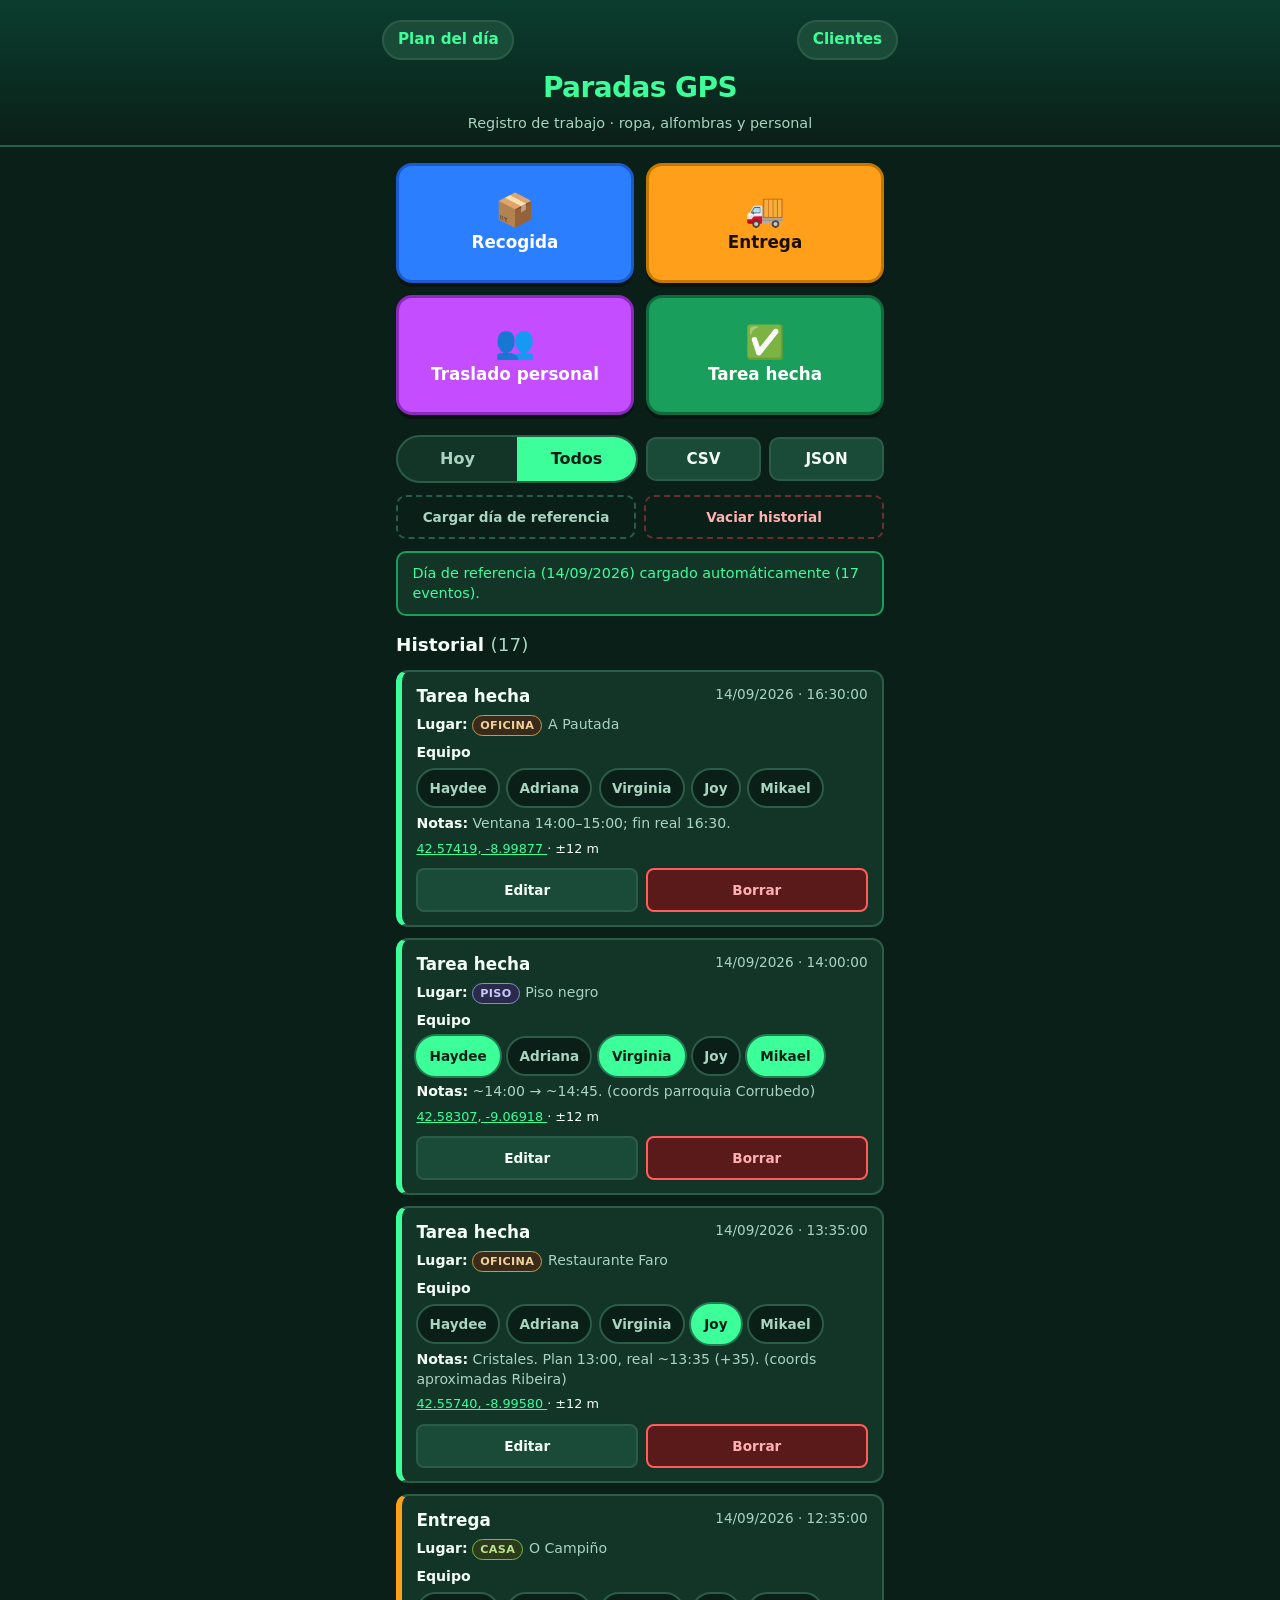
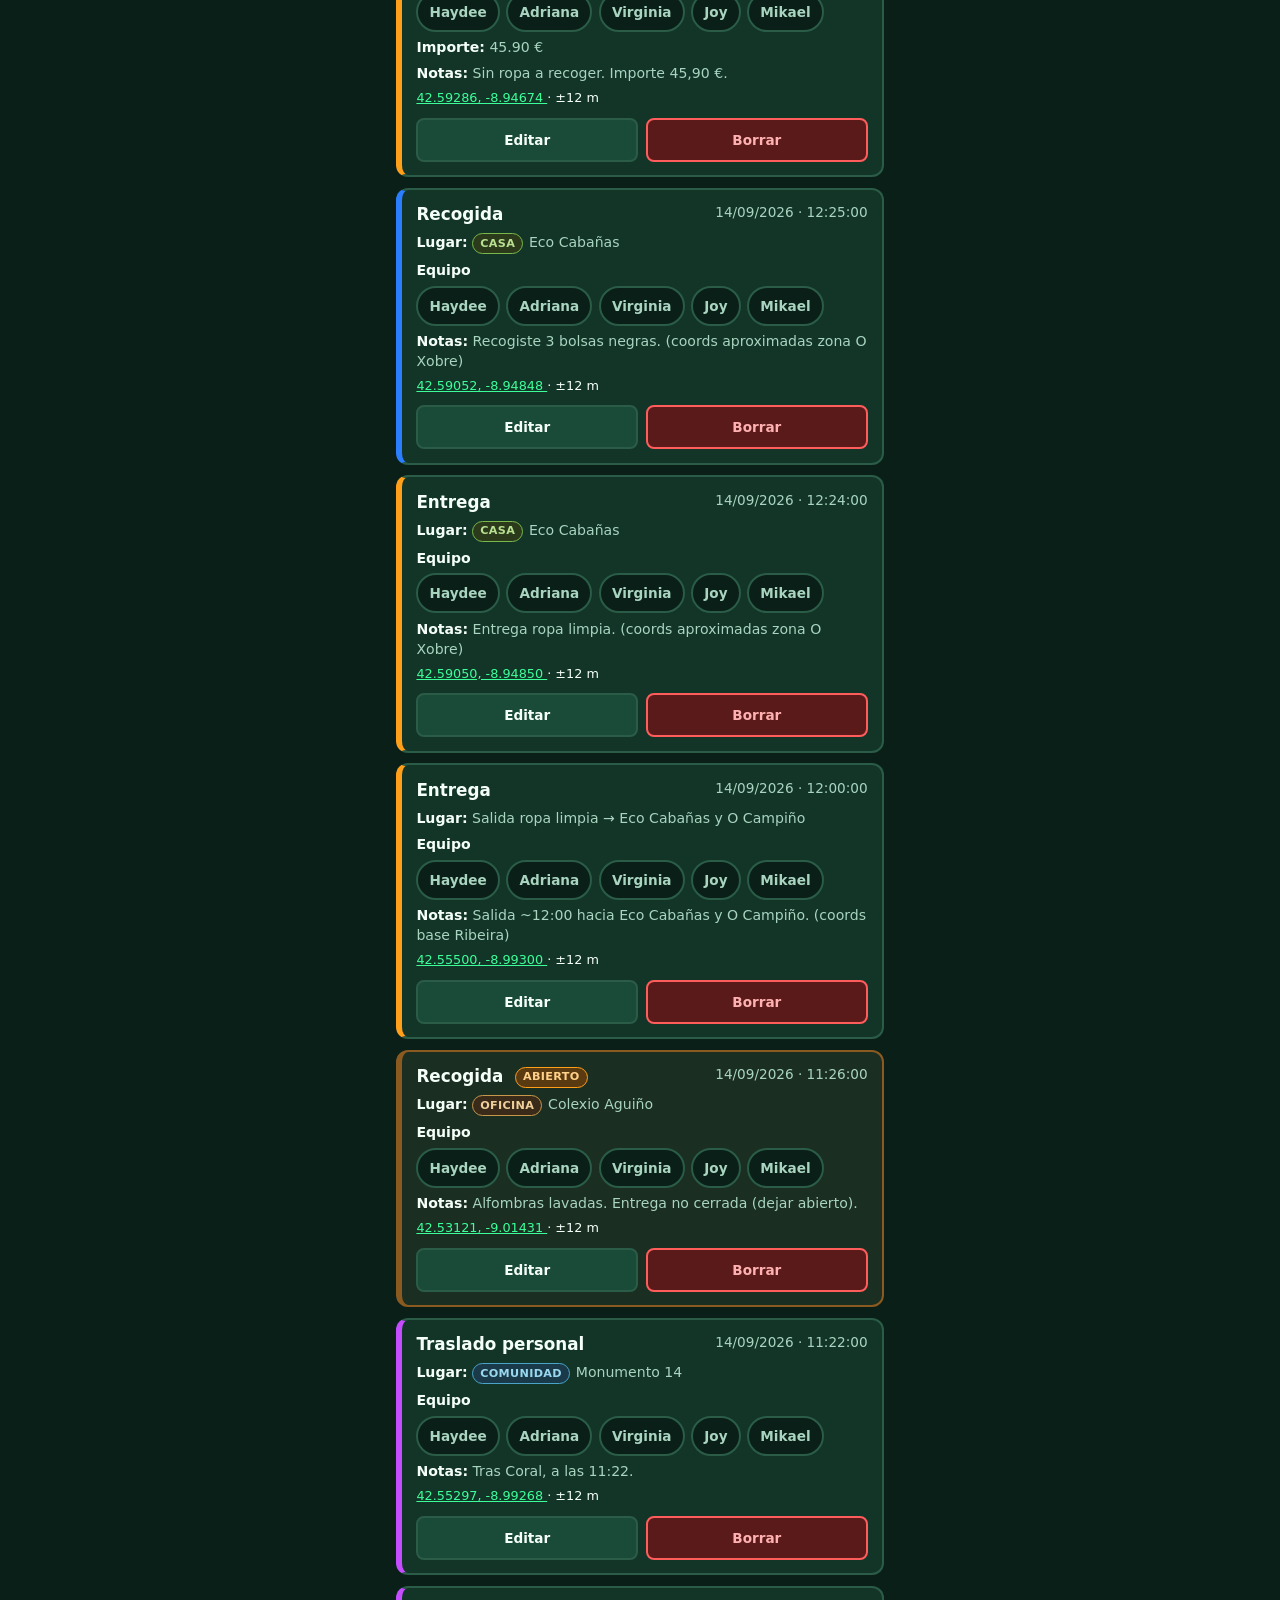
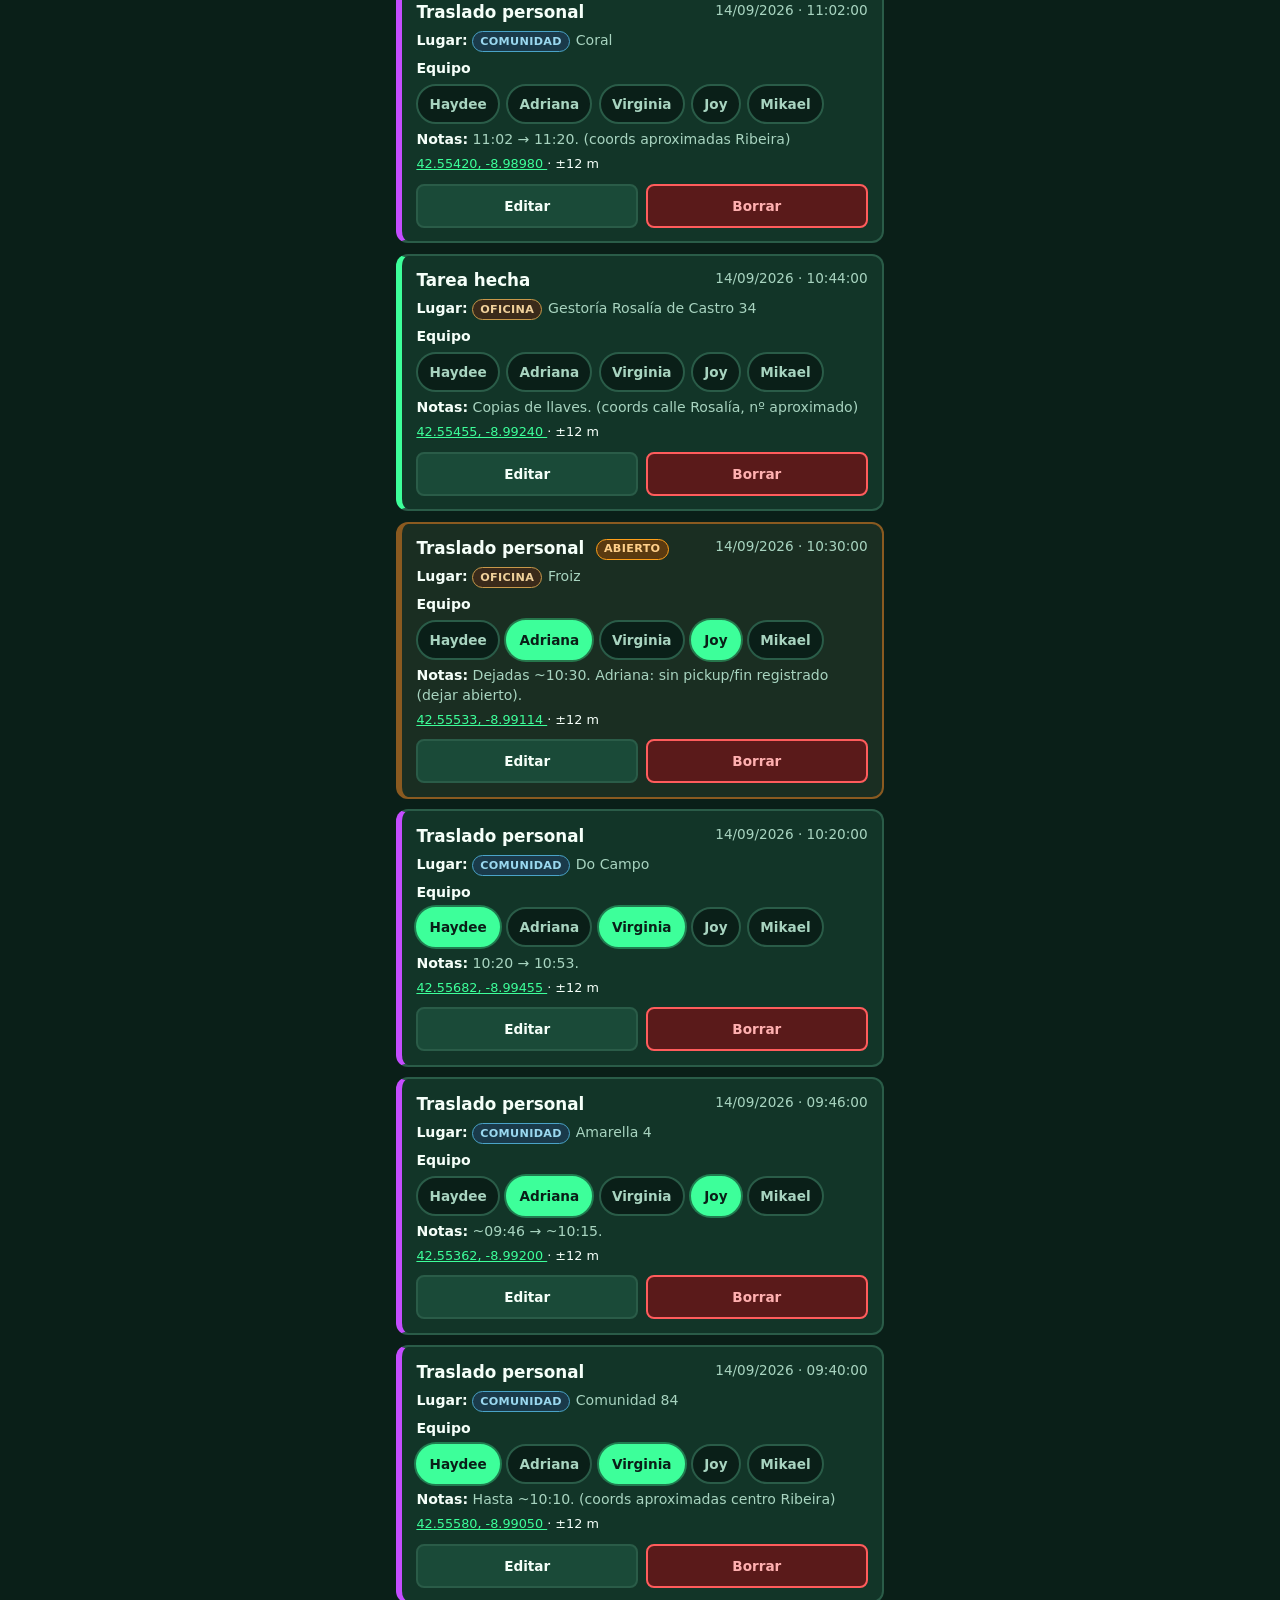
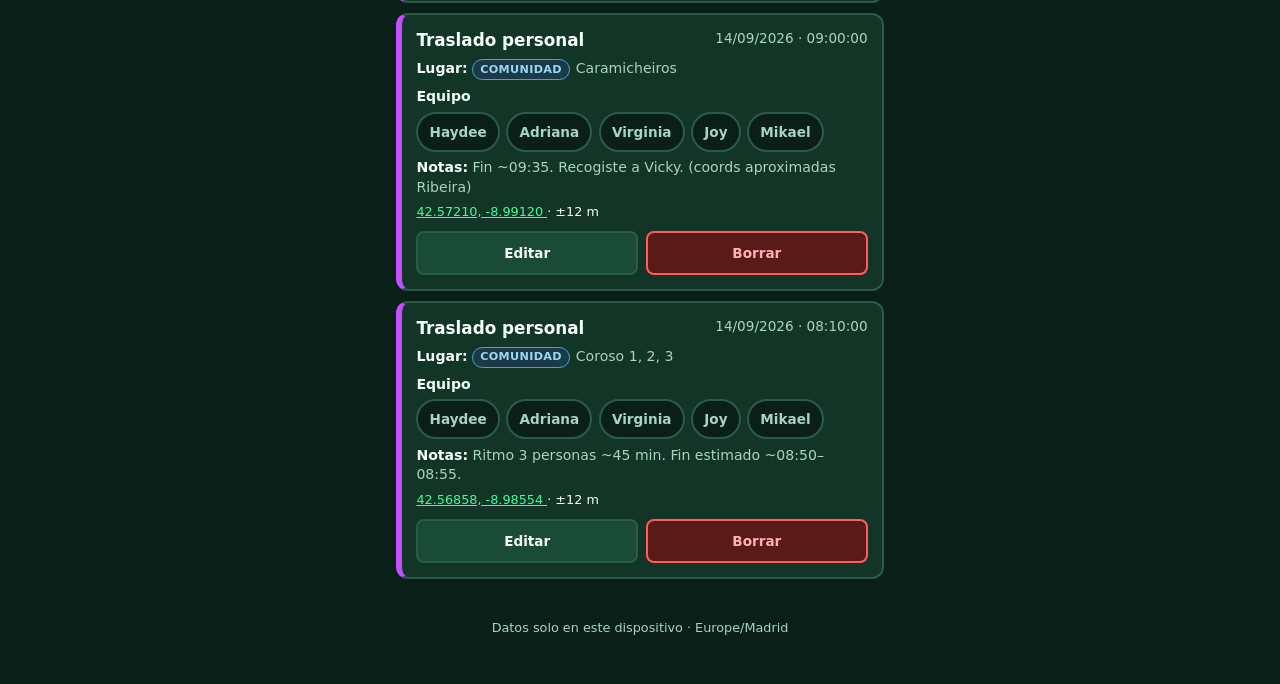
<file: index.html>
<!DOCTYPE html>
<html lang="es-ES">
<head>
  <meta charset="UTF-8" />
  <meta name="viewport" content="width=device-width, initial-scale=1, viewport-fit=cover" />
  <meta name="theme-color" content="#0b3d2e" />
  <meta name="description" content="Registro geolocalizado de paradas de trabajo: recogidas, entregas, traslados y tareas." />
  <meta name="apple-mobile-web-app-capable" content="yes" />
  <meta name="apple-mobile-web-app-status-bar-style" content="black-translucent" />
  <meta name="apple-mobile-web-app-title" content="Paradas GPS" />
  <title>Paradas GPS</title>
  <link rel="manifest" href="manifest.json" />
  <link rel="icon" type="image/svg+xml" href="icons/icon.svg" />
  <link rel="apple-touch-icon" href="icons/icon-192.png" />
  <link rel="stylesheet" href="styles.css" />
</head>
<body>
  <header class="app-header">
    <div class="header-nav">
      <a href="plan.html" class="nav-link" aria-label="Plan del día">Plan del día</a>
      <a href="clientes.html" class="nav-link" aria-label="Gestionar clientes">Clientes</a>
    </div>
    <h1>Paradas GPS</h1>
    <p class="subtitle">Registro de trabajo · ropa, alfombras y personal</p>
  </header>

  <main>
    <section class="actions" aria-label="Registrar evento">
      <button type="button" class="btn-event btn-recogida" data-tipo="Recogida" aria-label="Registrar recogida">
        <span class="btn-icon" aria-hidden="true">📦</span>
        <span class="btn-label">Recogida</span>
      </button>
      <button type="button" class="btn-event btn-entrega" data-tipo="Entrega" aria-label="Registrar entrega">
        <span class="btn-icon" aria-hidden="true">🚚</span>
        <span class="btn-label">Entrega</span>
      </button>
      <button type="button" class="btn-event btn-traslado" data-tipo="Traslado personal" aria-label="Registrar traslado de personal">
        <span class="btn-icon" aria-hidden="true">👥</span>
        <span class="btn-label">Traslado personal</span>
      </button>
      <button type="button" class="btn-event btn-tarea" data-tipo="Tarea hecha" aria-label="Registrar tarea hecha">
        <span class="btn-icon" aria-hidden="true">✅</span>
        <span class="btn-label">Tarea hecha</span>
      </button>
    </section>

    <section class="toolbar" aria-label="Herramientas">
      <div class="filters" role="group" aria-label="Filtrar historial">
        <button type="button" class="filter-btn active" data-filter="hoy" id="filterHoy">Hoy</button>
        <button type="button" class="filter-btn" data-filter="todos" id="filterTodos">Todos</button>
      </div>
      <div class="export-btns">
        <button type="button" class="btn-secondary" id="btnExportCsv" title="Exportar CSV">CSV</button>
        <button type="button" class="btn-secondary" id="btnExportJson" title="Exportar JSON">JSON</button>
      </div>
    </section>

    <section class="demo-bar" aria-label="Día de referencia">
      <button type="button" class="btn-demo" id="btnLoadSeed" title="Cargar lunes 14 sep 2026">Cargar día de referencia</button>
      <button type="button" class="btn-demo btn-demo-danger" id="btnClearHistory" title="Vaciar historial">Vaciar historial</button>
    </section>

    <section class="status-bar" id="statusBar" aria-live="polite">
      <span id="statusText">Listo. Pulsa un botón para registrar.</span>
    </section>

    <section class="history" aria-label="Historial de eventos">
      <h2>Historial <span class="count" id="eventCount">(0)</span></h2>
      <ul id="eventList" class="event-list"></ul>
      <p class="empty-msg" id="emptyMsg">Aún no hay eventos. Pulsa un botón grande para empezar.</p>
    </section>
  </main>

  <!-- Sheet: tipo/nombre cliente, equipo, notas… -->
  <div class="sheet-overlay" id="sheetOverlay" hidden>
    <div class="sheet" role="dialog" aria-modal="true" aria-labelledby="sheetTitle">
      <div class="sheet-handle" aria-hidden="true"></div>
      <h2 id="sheetTitle">Detalles del evento</h2>
      <p class="sheet-tipo" id="sheetTipo"></p>

      <div class="cliente-field">
        <span class="cliente-label" id="clienteTipoLabel">Tipo de lugar <span class="optional">(recomendado)</span></span>
        <div class="tipo-toggles" role="group" aria-labelledby="clienteTipoLabel" id="tipoToggles">
          <!-- Rellenado dinámicamente desde paradas-gps-tipos-cliente -->
        </div>
      </div>

      <label for="inputNombre">Nombre <span class="optional">(opcional)</span></label>
      <div class="autocomplete-wrap">
        <input type="text" id="inputNombre" placeholder="Ej. Coroso 1, Amarella 4…" autocomplete="off" aria-autocomplete="list" aria-controls="suggestList" aria-expanded="false" />
        <ul class="suggest-list" id="suggestList" role="listbox" hidden></ul>
      </div>

      <div class="equipo-field">
        <span class="equipo-label" id="equipoLabel">Equipo <span class="optional">(opcional)</span></span>
        <div class="crew-toggles" role="group" aria-labelledby="equipoLabel" id="crewToggles">
          <button type="button" class="crew-btn" data-name="Haydee" aria-pressed="false">Haydee</button>
          <button type="button" class="crew-btn" data-name="Adriana" aria-pressed="false">Adriana</button>
          <button type="button" class="crew-btn" data-name="Virginia" aria-pressed="false">Virginia</button>
          <button type="button" class="crew-btn" data-name="Joy" aria-pressed="false">Joy</button>
          <button type="button" class="crew-btn" data-name="Mikael" aria-pressed="false">Mikael</button>
        </div>
      </div>

      <label for="inputImporte">Importe (€) <span class="optional">(opcional)</span></label>
      <input type="number" id="inputImporte" step="0.01" min="0" placeholder="Ej. 45.90" inputmode="decimal" />

      <label for="inputNotas">Notas <span class="optional">(opcional)</span></label>
      <textarea id="inputNotas" rows="3" placeholder="Ej. 3 bolsas ropa, alfombra 2×3…"></textarea>

      <label class="check-label">
        <input type="checkbox" id="checkAbierto" />
        Dejar abierto
      </label>

      <div class="gps-block" id="gpsBlock">
        <p class="gps-status" id="gpsStatus">Obteniendo GPS…</p>
        <div class="manual-gps" id="manualGps" hidden>
          <p class="hint">GPS no disponible. Guarda sin GPS o introduce coordenadas manualmente:</p>
          <div class="coord-row">
            <label for="inputLat">Latitud</label>
            <input type="number" id="inputLat" step="any" placeholder="40.4168" inputmode="decimal" />
          </div>
          <div class="coord-row">
            <label for="inputLng">Longitud</label>
            <input type="number" id="inputLng" step="any" placeholder="-3.7038" inputmode="decimal" />
          </div>
          <label class="check-label">
            <input type="checkbox" id="checkSinGps" />
            Guardar sin GPS
          </label>
        </div>
      </div>

      <div class="sheet-actions">
        <button type="button" class="btn-cancel" id="btnCancelSheet">Cancelar</button>
        <button type="button" class="btn-save" id="btnSaveSheet">Guardar</button>
      </div>
    </div>
  </div>

  <!-- Confirm delete -->
  <div class="sheet-overlay" id="confirmOverlay" hidden>
    <div class="sheet sheet-small" role="dialog" aria-modal="true" aria-labelledby="confirmTitle">
      <h2 id="confirmTitle">¿Borrar evento?</h2>
      <p id="confirmText">Esta acción no se puede deshacer.</p>
      <div class="sheet-actions">
        <button type="button" class="btn-cancel" id="btnCancelDelete">Cancelar</button>
        <button type="button" class="btn-danger" id="btnConfirmDelete">Borrar</button>
      </div>
    </div>
  </div>

  <footer class="app-footer">
    <p>Datos solo en este dispositivo · Europe/Madrid</p>
  </footer>

  <script src="app.js"></script>
</body>
</html>
</file>
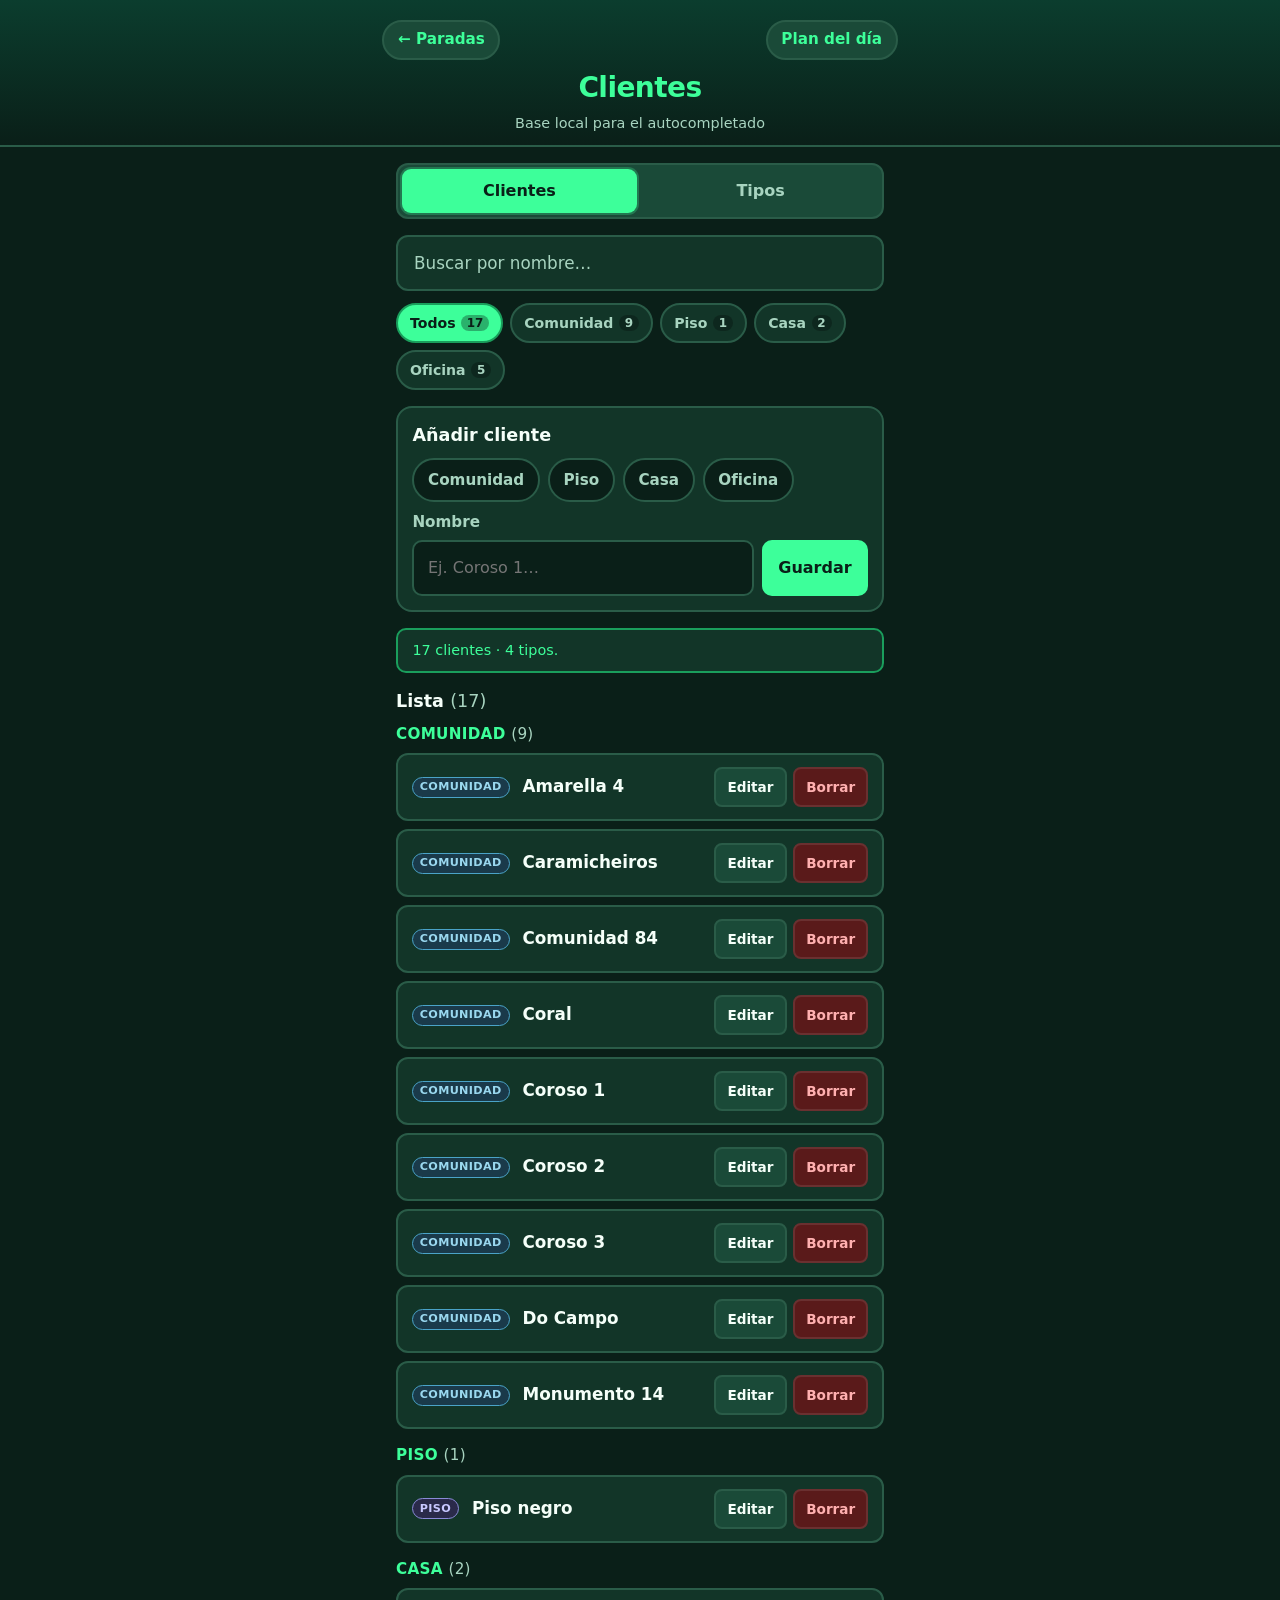
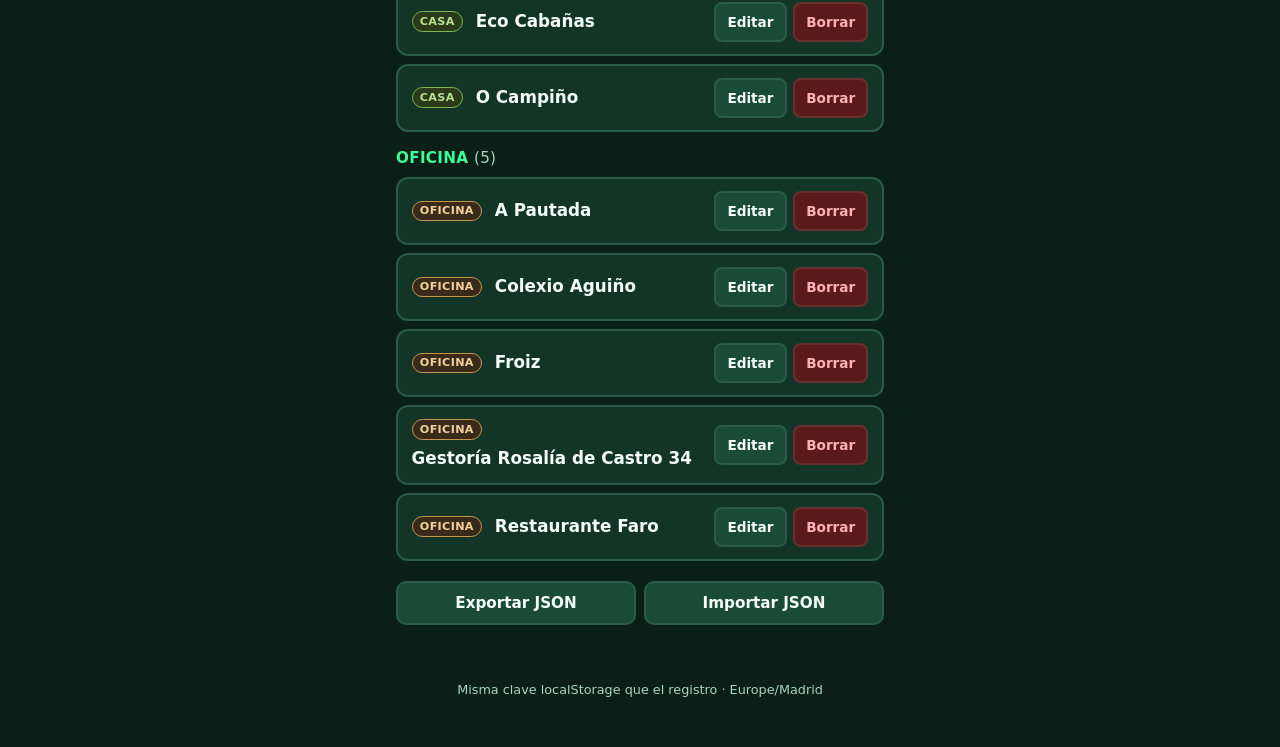
<file: clientes.html>
<!DOCTYPE html>
<html lang="es-ES">
<head>
  <meta charset="UTF-8" />
  <meta name="viewport" content="width=device-width, initial-scale=1, viewport-fit=cover" />
  <meta name="theme-color" content="#0b3d2e" />
  <meta name="description" content="Gestión de clientes para autocompletado de Paradas GPS." />
  <meta name="apple-mobile-web-app-capable" content="yes" />
  <meta name="apple-mobile-web-app-status-bar-style" content="black-translucent" />
  <meta name="apple-mobile-web-app-title" content="Paradas GPS" />
  <title>Clientes · Paradas GPS</title>
  <link rel="manifest" href="manifest.json" />
  <link rel="icon" type="image/svg+xml" href="icons/icon.svg" />
  <link rel="apple-touch-icon" href="icons/icon-192.png" />
  <link rel="stylesheet" href="styles.css" />
</head>
<body class="page-clientes">
  <header class="app-header">
    <div class="header-nav">
      <a href="index.html" class="nav-link" aria-label="Volver a Paradas">← Paradas</a>
      <a href="plan.html" class="nav-link" aria-label="Plan del día">Plan del día</a>
    </div>
    <h1>Clientes</h1>
    <p class="subtitle">Base local para el autocompletado</p>
  </header>

  <main>
    <nav class="view-tabs" role="tablist" aria-label="Secciones">
      <button type="button" class="view-tab active" role="tab" id="tabClientes" aria-selected="true" aria-controls="panelClientes" data-view="clientes">
        Clientes
      </button>
      <button type="button" class="view-tab" role="tab" id="tabTipos" aria-selected="false" aria-controls="panelTipos" data-view="tipos">
        Tipos
      </button>
    </nav>

    <div id="panelClientes" role="tabpanel" aria-labelledby="tabClientes">
      <section class="clientes-search" aria-label="Buscar clientes">
        <label class="sr-only" for="searchClientes">Buscar por nombre</label>
        <input
          type="search"
          id="searchClientes"
          class="search-input"
          placeholder="Buscar por nombre…"
          autocomplete="off"
          enterkeyhint="search"
        />
      </section>

      <section class="clientes-filters" aria-label="Filtrar por tipo">
        <div class="chip-row" role="group" id="filterChips"></div>
      </section>

      <section class="clientes-add" aria-labelledby="addTitle">
        <h2 id="addTitle" class="section-title">Añadir cliente</h2>
        <div class="tipo-toggles" role="group" aria-label="Tipo de lugar" id="addTipoToggles"></div>
        <label for="addNombre" class="field-label">Nombre</label>
        <div class="add-row">
          <input type="text" id="addNombre" placeholder="Ej. Coroso 1…" autocomplete="off" />
          <button type="button" class="btn-save" id="btnAddSave">Guardar</button>
        </div>
        <p class="hint-inline" id="addHint" hidden></p>
      </section>

      <section class="status-bar" id="statusBar" aria-live="polite">
        <span id="statusText">Listo.</span>
      </section>

      <section class="clientes-list-section" aria-label="Lista de clientes">
        <h2 class="section-title">
          Lista <span class="count" id="listCount">(0)</span>
        </h2>
        <div id="clientesList" class="clientes-list"></div>
        <p class="empty-msg" id="emptyMsg" hidden>No hay clientes. Añade el primero arriba.</p>
      </section>

      <section class="clientes-io" aria-label="Importar y exportar">
        <button type="button" class="btn-secondary" id="btnExportClientes">Exportar JSON</button>
        <button type="button" class="btn-secondary" id="btnImportClientes">Importar JSON</button>
        <input type="file" id="importFile" accept="application/json,.json" hidden />
      </section>
    </div>

    <div id="panelTipos" role="tabpanel" aria-labelledby="tabTipos" hidden>
      <section class="tipos-intro" aria-labelledby="tiposTitle">
        <h2 id="tiposTitle" class="section-title">Tipos de lugar</h2>
        <p class="tipos-hint">Estos tipos aparecen como chips al registrar eventos y al filtrar clientes. Se guardan en este dispositivo.</p>
      </section>

      <section class="tipos-add" aria-label="Añadir tipo">
        <label for="addTipoNombre" class="field-label">Nuevo tipo</label>
        <div class="add-row">
          <input type="text" id="addTipoNombre" placeholder="Ej. Local comercial…" autocomplete="off" maxlength="40" />
          <button type="button" class="btn-save" id="btnAddTipo">Añadir</button>
        </div>
        <p class="hint-inline" id="addTipoHint" hidden></p>
      </section>

      <section class="status-bar" id="tiposStatusBar" aria-live="polite">
        <span id="tiposStatusText">Listo.</span>
      </section>

      <section class="tipos-list-section" aria-label="Lista de tipos">
        <h2 class="section-title">
          Lista <span class="count" id="tiposListCount">(0)</span>
        </h2>
        <ul id="tiposList" class="tipos-list"></ul>
        <p class="empty-msg" id="tiposEmptyMsg" hidden>No hay tipos. Añade el primero arriba.</p>
      </section>
    </div>
  </main>

  <!-- Sheet: editar cliente -->
  <div class="sheet-overlay" id="editOverlay" hidden>
    <div class="sheet" role="dialog" aria-modal="true" aria-labelledby="editTitle">
      <div class="sheet-handle" aria-hidden="true"></div>
      <h2 id="editTitle">Editar cliente</h2>

      <span class="cliente-label" id="editTipoLabel">Tipo de lugar</span>
      <div class="tipo-toggles" role="group" aria-labelledby="editTipoLabel" id="editTipoToggles"></div>

      <label for="editNombre">Nombre</label>
      <input type="text" id="editNombre" placeholder="Nombre del cliente" autocomplete="off" />

      <div class="sheet-actions">
        <button type="button" class="btn-cancel" id="btnCancelEdit">Cancelar</button>
        <button type="button" class="btn-save" id="btnSaveEdit">Guardar</button>
      </div>
    </div>
  </div>

  <!-- Confirm delete cliente -->
  <div class="sheet-overlay" id="confirmOverlay" hidden>
    <div class="sheet sheet-small" role="dialog" aria-modal="true" aria-labelledby="confirmTitle">
      <h2 id="confirmTitle">¿Borrar cliente?</h2>
      <p id="confirmText">Esta acción no se puede deshacer.</p>
      <div class="sheet-actions">
        <button type="button" class="btn-cancel" id="btnCancelDelete">Cancelar</button>
        <button type="button" class="btn-danger" id="btnConfirmDelete">Borrar</button>
      </div>
    </div>
  </div>

  <!-- Sheet: renombrar tipo -->
  <div class="sheet-overlay" id="renameTipoOverlay" hidden>
    <div class="sheet sheet-small" role="dialog" aria-modal="true" aria-labelledby="renameTipoTitle">
      <div class="sheet-handle" aria-hidden="true"></div>
      <h2 id="renameTipoTitle">Renombrar tipo</h2>
      <label for="renameTipoNombre">Nombre</label>
      <input type="text" id="renameTipoNombre" placeholder="Nombre del tipo" autocomplete="off" maxlength="40" />
      <p class="hint-inline" id="renameTipoHint" hidden></p>
      <div class="sheet-actions">
        <button type="button" class="btn-cancel" id="btnCancelRenameTipo">Cancelar</button>
        <button type="button" class="btn-save" id="btnSaveRenameTipo">Guardar</button>
      </div>
    </div>
  </div>

  <!-- Sheet: borrar tipo (con reasignación) -->
  <div class="sheet-overlay" id="deleteTipoOverlay" hidden>
    <div class="sheet" role="dialog" aria-modal="true" aria-labelledby="deleteTipoTitle">
      <div class="sheet-handle" aria-hidden="true"></div>
      <h2 id="deleteTipoTitle">¿Borrar tipo?</h2>
      <p id="deleteTipoText">Esta acción no se puede deshacer.</p>
      <div id="reassignWrap" class="reassign-wrap" hidden>
        <label for="reassignTipoSelect" class="field-label">Reasignar clientes a</label>
        <select id="reassignTipoSelect" class="reassign-select"></select>
      </div>
      <div class="sheet-actions">
        <button type="button" class="btn-cancel" id="btnCancelDeleteTipo">Cancelar</button>
        <button type="button" class="btn-danger" id="btnConfirmDeleteTipo">Borrar</button>
      </div>
    </div>
  </div>

  <footer class="app-footer">
    <p>Misma clave localStorage que el registro · Europe/Madrid</p>
  </footer>

  <script src="clientes.js"></script>
</body>
</html>
</file>
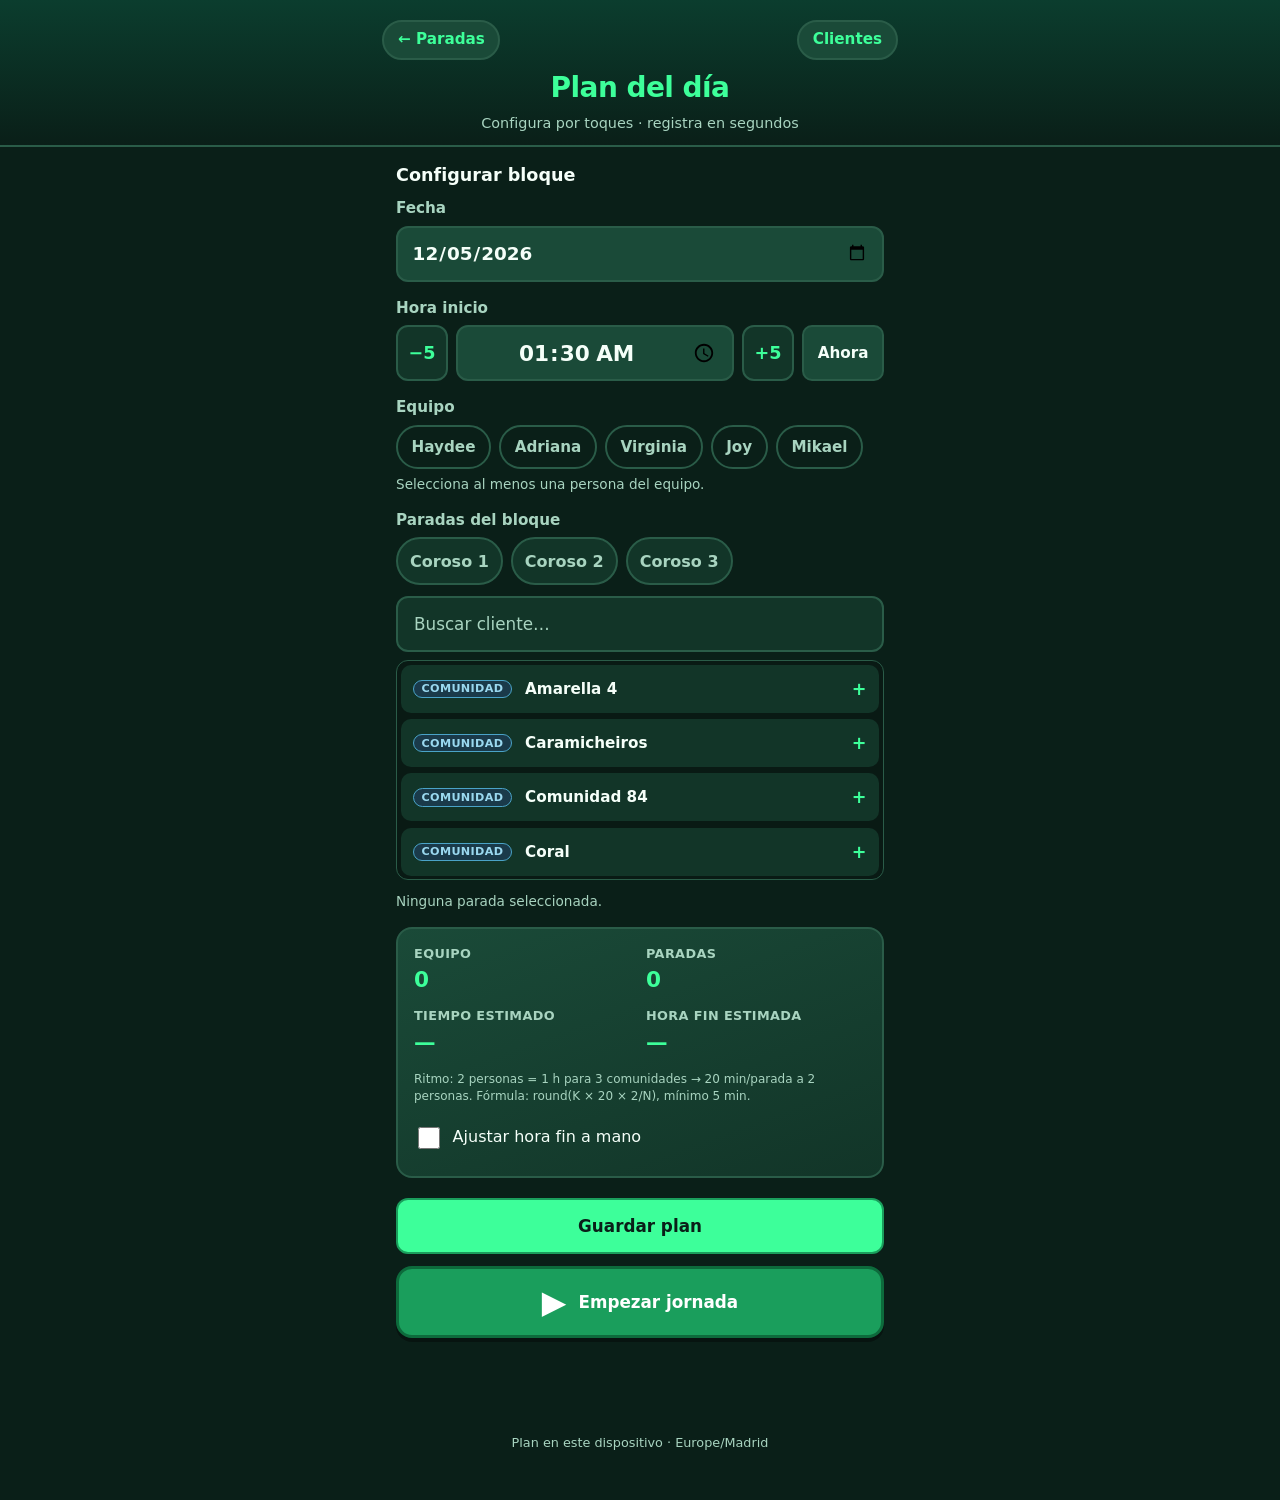
<file: plan.html>
<!DOCTYPE html>
<html lang="es-ES">
<head>
  <meta charset="UTF-8" />
  <meta name="viewport" content="width=device-width, initial-scale=1, viewport-fit=cover" />
  <meta name="theme-color" content="#0b3d2e" />
  <meta name="description" content="Plan del día: configurar paradas, equipo y registrar en un toque." />
  <meta name="apple-mobile-web-app-capable" content="yes" />
  <meta name="apple-mobile-web-app-status-bar-style" content="black-translucent" />
  <meta name="apple-mobile-web-app-title" content="Paradas GPS" />
  <title>Plan del día · Paradas GPS</title>
  <link rel="manifest" href="manifest.json" />
  <link rel="icon" type="image/svg+xml" href="icons/icon.svg" />
  <link rel="apple-touch-icon" href="icons/icon-192.png" />
  <link rel="stylesheet" href="styles.css" />
</head>
<body class="page-plan">
  <header class="app-header">
    <div class="header-nav">
      <a href="index.html" class="nav-link" aria-label="Volver a Paradas">← Paradas</a>
      <a href="clientes.html" class="nav-link" aria-label="Gestionar clientes">Clientes</a>
    </div>
    <h1>Plan del día</h1>
    <p class="subtitle">Configura por toques · registra en segundos</p>
  </header>

  <main>
    <!-- ——— Setup / nuevo bloque ——— -->
    <section class="plan-setup" id="setupPanel" aria-labelledby="setupTitle">
      <h2 id="setupTitle" class="section-title">Configurar bloque</h2>

      <div class="plan-field">
        <label for="inputFecha" class="field-label">Fecha</label>
        <input type="date" id="inputFecha" class="plan-input" />
      </div>

      <div class="plan-field">
        <label for="inputHoraInicio" class="field-label">Hora inicio</label>
        <div class="time-row">
          <button type="button" class="btn-time-adj" id="btnInicioMinus" aria-label="Restar 5 minutos">−5</button>
          <input type="time" id="inputHoraInicio" class="plan-input plan-input-time" />
          <button type="button" class="btn-time-adj" id="btnInicioPlus" aria-label="Sumar 5 minutos">+5</button>
          <button type="button" class="btn-secondary btn-now" id="btnAhora" title="Usar hora actual">Ahora</button>
        </div>
      </div>

      <div class="plan-field equipo-field">
        <span class="equipo-label" id="equipoLabel">Equipo</span>
        <div class="crew-toggles" role="group" aria-labelledby="equipoLabel" id="crewToggles">
          <button type="button" class="crew-btn" data-name="Haydee" aria-pressed="false">Haydee</button>
          <button type="button" class="crew-btn" data-name="Adriana" aria-pressed="false">Adriana</button>
          <button type="button" class="crew-btn" data-name="Virginia" aria-pressed="false">Virginia</button>
          <button type="button" class="crew-btn" data-name="Joy" aria-pressed="false">Joy</button>
          <button type="button" class="crew-btn" data-name="Mikael" aria-pressed="false">Mikael</button>
        </div>
        <p class="hint-inline" id="crewHint" hidden>Selecciona al menos una persona del equipo.</p>
      </div>

      <div class="plan-field">
        <span class="field-label" id="paradasLabel">Paradas del bloque</span>
        <div class="quick-chips" role="group" aria-label="Accesos rápidos Coroso" id="quickChips"></div>
        <label class="sr-only" for="searchParadas">Buscar parada</label>
        <input
          type="search"
          id="searchParadas"
          class="search-input"
          placeholder="Buscar cliente…"
          autocomplete="off"
          enterkeyhint="search"
        />
        <div class="parada-pick-list" id="paradaPickList" role="listbox" aria-labelledby="paradasLabel"></div>
        <div class="selected-stops" id="selectedStops" aria-live="polite"></div>
      </div>

      <div class="estimate-panel" id="estimatePanel" aria-live="polite">
        <div class="estimate-grid">
          <div class="estimate-item">
            <span class="estimate-label">Equipo</span>
            <strong id="estCrew">0</strong>
          </div>
          <div class="estimate-item">
            <span class="estimate-label">Paradas</span>
            <strong id="estStops">0</strong>
          </div>
          <div class="estimate-item">
            <span class="estimate-label">Tiempo estimado</span>
            <strong id="estDuration">—</strong>
          </div>
          <div class="estimate-item">
            <span class="estimate-label">Hora fin estimada</span>
            <strong id="estEnd">—</strong>
          </div>
        </div>
        <p class="estimate-hint" id="estHint">
          Ritmo: 2 personas = 1 h para 3 comunidades → 20 min/parada a 2 personas.
          Fórmula: round(K × 20 × 2/N), mínimo 5 min.
        </p>
        <div class="plan-field override-end">
          <label class="check-label">
            <input type="checkbox" id="checkOverrideEnd" />
            Ajustar hora fin a mano
          </label>
          <div class="time-row" id="overrideEndRow" hidden>
            <input type="time" id="inputHoraFin" class="plan-input plan-input-time" />
          </div>
        </div>
      </div>

      <div class="plan-actions">
        <button type="button" class="btn-save" id="btnGuardarPlan">Guardar plan</button>
        <button type="button" class="btn-event btn-tarea plan-start-btn" id="btnEmpezar">
          <span class="btn-icon" aria-hidden="true">▶️</span>
          <span class="btn-label">Empezar jornada</span>
        </button>
      </div>
      <p class="status-inline" id="setupStatus" aria-live="polite"></p>
    </section>

    <!-- ——— Jornada / checklist ——— -->
    <section class="plan-day" id="dayPanel" hidden aria-labelledby="dayTitle">
      <div class="day-header">
        <h2 id="dayTitle" class="section-title">Jornada <span class="count" id="dayFecha"></span></h2>
        <button type="button" class="btn-secondary" id="btnNuevoBloque">+ Bloque</button>
      </div>
      <div id="bloquesList" class="bloques-list"></div>
      <div class="day-footer-actions">
        <button type="button" class="btn-secondary" id="btnEditarSetup">Editar / añadir bloque</button>
        <button type="button" class="btn-demo btn-demo-danger" id="btnBorrarPlan">Borrar plan del día</button>
      </div>
      <p class="status-inline" id="dayStatus" aria-live="polite"></p>
    </section>
  </main>

  <!-- Sheet mínimo: registrar con GPS -->
  <div class="sheet-overlay" id="regOverlay" hidden>
    <div class="sheet sheet-small" role="dialog" aria-modal="true" aria-labelledby="regTitle">
      <div class="sheet-handle" aria-hidden="true"></div>
      <h2 id="regTitle">Registrar parada</h2>
      <p class="sheet-tipo" id="regStopName"></p>
      <div class="tipo-toggles" role="group" aria-label="Tipo de evento" id="regTipoToggles">
        <button type="button" class="tipo-btn" data-evento="Traslado personal" aria-pressed="true">Traslado personal</button>
        <button type="button" class="tipo-btn" data-evento="Tarea hecha" aria-pressed="false">Tarea hecha</button>
      </div>
      <div class="gps-block">
        <p class="gps-status" id="regGpsStatus">Obteniendo GPS…</p>
        <label class="check-label">
          <input type="checkbox" id="regSinGps" />
          Guardar sin GPS
        </label>
      </div>
      <div class="sheet-actions">
        <button type="button" class="btn-cancel" id="btnCancelReg">Cancelar</button>
        <button type="button" class="btn-save" id="btnConfirmReg">Guardar</button>
      </div>
    </div>
  </div>

  <footer class="app-footer">
    <p>Plan en este dispositivo · Europe/Madrid</p>
  </footer>

  <script src="plan.js"></script>
</body>
</html>
</file>
<file: styles.css>
/* Paradas GPS — UI alto contraste, móvil primero */
:root {
  --bg: #0a1f18;
  --bg-card: #123528;
  --bg-elevated: #1a4a38;
  --text: #f5fff9;
  --text-muted: #a8d4c0;
  --accent: #3dff9a;
  --accent-dim: #1a9e5c;
  --danger: #ff5c5c;
  --danger-bg: #5a1a1a;
  --recogida: #2b7fff;
  --entrega: #ff9f1a;
  --traslado: #c44dff;
  --tarea: #3dff9a;
  --border: #2a5c48;
  --radius: 16px;
  --tap-min: 56px;
  --font: system-ui, -apple-system, "Segoe UI", Roboto, "Helvetica Neue", Arial, sans-serif;
  --safe-top: env(safe-area-inset-top, 0px);
  --safe-right: env(safe-area-inset-right, 0px);
  --safe-bottom: env(safe-area-inset-bottom, 0px);
  --safe-left: env(safe-area-inset-left, 0px);
}

*,
*::before,
*::after {
  box-sizing: border-box;
}

html {
  -webkit-text-size-adjust: 100%;
  height: 100%;
}

body {
  margin: 0;
  min-height: 100%;
  font-family: var(--font);
  background: var(--bg);
  color: var(--text);
  line-height: 1.4;
  padding-bottom: calc(1.5rem + var(--safe-bottom));
  -webkit-tap-highlight-color: transparent;
  overflow-x: hidden;
}

.app-header {
  padding: 1.25rem 1rem 0.75rem;
  background: linear-gradient(180deg, #0b3d2e 0%, var(--bg) 100%);
  border-bottom: 2px solid var(--border);
  text-align: center;
}

.app-header h1 {
  margin: 0;
  font-size: 1.75rem;
  font-weight: 800;
  letter-spacing: -0.02em;
  color: var(--accent);
}

.subtitle {
  margin: 0.35rem 0 0;
  font-size: 0.9rem;
  color: var(--text-muted);
}

main {
  width: 100%;
  max-width: 520px;
  margin: 0 auto;
  padding: 1rem;
}

/* ——— Botones de evento ——— */
.actions {
  display: grid;
  grid-template-columns: 1fr 1fr;
  gap: 0.75rem;
  margin-bottom: 1.25rem;
}

.btn-event {
  display: flex;
  flex-direction: column;
  align-items: center;
  justify-content: center;
  gap: 0.4rem;
  min-height: 110px;
  padding: 1rem 0.5rem;
  border: 3px solid transparent;
  border-radius: var(--radius);
  font-family: inherit;
  font-size: 1.05rem;
  font-weight: 700;
  color: #fff;
  cursor: pointer;
  box-shadow: 0 4px 0 rgba(0, 0, 0, 0.35);
  transition: transform 0.08s, box-shadow 0.08s, filter 0.15s;
  -webkit-user-select: none;
  user-select: none;
}

.btn-event:active {
  transform: translateY(3px);
  box-shadow: 0 1px 0 rgba(0, 0, 0, 0.35);
}

.btn-event:focus-visible {
  outline: 3px solid var(--accent);
  outline-offset: 3px;
}

.btn-icon {
  font-size: 2rem;
  line-height: 1;
}

.btn-label {
  text-align: center;
  line-height: 1.2;
}

.btn-recogida {
  background: var(--recogida);
  border-color: #1a5acc;
}
.btn-entrega {
  background: var(--entrega);
  border-color: #c47800;
  color: #1a1000;
}
.btn-traslado {
  background: var(--traslado);
  border-color: #8a2abb;
}
.btn-tarea {
  background: var(--accent-dim);
  border-color: #0d6b3c;
  color: #fff;
}

/* ——— Toolbar ——— */
.toolbar {
  display: flex;
  flex-wrap: wrap;
  align-items: center;
  gap: 0.5rem;
  margin-bottom: 0.75rem;
}

.toolbar > * {
  min-width: 0;
}

.filters {
  display: flex;
  flex: 1 1 0;
  min-width: 0;
  background: var(--bg-card);
  border-radius: 999px;
  border: 2px solid var(--border);
  overflow: hidden;
}

.filter-btn {
  min-height: 44px;
  flex: 1 1 0;
  min-width: 0;
  padding: 0.5rem 0.75rem;
  border: none;
  background: transparent;
  color: var(--text-muted);
  font-family: inherit;
  font-size: 1rem;
  font-weight: 600;
  cursor: pointer;
}

.filter-btn.active {
  background: var(--accent);
  color: #0a1f18;
}

.export-btns {
  display: flex;
  flex: 1 1 0;
  min-width: 0;
  gap: 0.5rem;
}

.export-btns .btn-secondary {
  flex: 1 1 0;
  min-width: 0;
}

.btn-secondary {
  min-height: 44px;
  min-width: var(--tap-min);
  padding: 0.5rem 0.9rem;
  border: 2px solid var(--border);
  border-radius: 10px;
  background: var(--bg-elevated);
  color: var(--text);
  font-family: inherit;
  font-size: 0.95rem;
  font-weight: 700;
  cursor: pointer;
}

.btn-secondary:active {
  background: var(--accent-dim);
}

/* ——— Estado ——— */
.status-bar {
  padding: 0.65rem 0.9rem;
  margin-bottom: 1rem;
  background: var(--bg-card);
  border: 2px solid var(--border);
  border-radius: 10px;
  font-size: 0.9rem;
  color: var(--text-muted);
}

.status-bar.ok {
  border-color: var(--accent-dim);
  color: var(--accent);
}
.status-bar.err {
  border-color: var(--danger);
  color: #ffb0b0;
}
.status-bar.busy {
  border-color: #ff9f1a;
  color: #ffd08a;
}

/* ——— Historial ——— */
.history h2 {
  margin: 0 0 0.75rem;
  font-size: 1.15rem;
  color: var(--text);
}

.count {
  color: var(--text-muted);
  font-weight: 500;
}

.event-list {
  list-style: none;
  margin: 0;
  padding: 0;
  display: flex;
  flex-direction: column;
  gap: 0.65rem;
}

.event-card {
  min-width: 0;
  overflow-wrap: anywhere;
  background: var(--bg-card);
  border: 2px solid var(--border);
  border-left-width: 6px;
  border-radius: 12px;
  padding: 0.85rem 0.9rem;
}

.event-card[data-tipo="Recogida"] { border-left-color: var(--recogida); }
.event-card[data-tipo="Entrega"] { border-left-color: var(--entrega); }
.event-card[data-tipo="Traslado personal"] { border-left-color: var(--traslado); }
.event-card[data-tipo="Tarea hecha"] { border-left-color: var(--tarea); }

.event-top {
  display: flex;
  justify-content: space-between;
  align-items: flex-start;
  gap: 0.5rem;
}

.event-tipo {
  min-width: 0;
  overflow-wrap: anywhere;
  font-weight: 800;
  font-size: 1.05rem;
}

.event-time {
  min-width: 0;
  max-width: 52%;
  font-size: 0.85rem;
  color: var(--text-muted);
  text-align: right;
  overflow-wrap: anywhere;
}

.event-meta {
  min-width: 0;
  margin-top: 0.4rem;
  font-size: 0.88rem;
  color: var(--text-muted);
}

.event-meta strong {
  color: var(--text);
  font-weight: 600;
}

.event-coords {
  min-width: 0;
  margin-top: 0.35rem;
  font-size: 0.8rem;
  font-variant-numeric: tabular-nums;
  word-break: break-all;
}

.event-coords a {
  color: var(--accent);
  text-decoration: underline;
  overflow-wrap: anywhere;
  word-break: break-word;
}

.event-actions {
  display: flex;
  flex-wrap: wrap;
  gap: 0.5rem;
  margin-top: 0.65rem;
}

.btn-sm {
  flex: 1 1 8rem;
  min-width: 0;
  min-height: 44px;
  padding: 0.35rem 0.75rem;
  border: 2px solid var(--border);
  border-radius: 8px;
  background: var(--bg-elevated);
  color: var(--text);
  font-family: inherit;
  font-size: 0.85rem;
  font-weight: 600;
  cursor: pointer;
}

.btn-sm.danger {
  border-color: var(--danger);
  color: #ffb0b0;
  background: var(--danger-bg);
}

.empty-msg {
  color: var(--text-muted);
  text-align: center;
  padding: 1.5rem 0.5rem;
  font-size: 0.95rem;
}

.empty-msg[hidden],
[hidden] {
  display: none !important;
}

/* ——— Sheet modal ——— */
.sheet-overlay {
  position: fixed;
  inset: 0;
  z-index: 100;
  background: rgba(0, 0, 0, 0.65);
  display: flex;
  align-items: flex-end;
  justify-content: center;
  padding: var(--safe-top) var(--safe-right) var(--safe-bottom) var(--safe-left);
}

.sheet {
  width: 100%;
  max-width: 520px;
  max-height: 92vh;
  max-height: min(92dvh, calc(100dvh - var(--safe-top) - var(--safe-bottom)));
  overflow-x: hidden;
  overflow-y: auto;
  background: #163d2e;
  border-radius: 20px 20px 0 0;
  border: 2px solid var(--border);
  border-bottom: none;
  padding: 0.5rem clamp(0.85rem, 5vw, 1.15rem) calc(1.25rem + var(--safe-bottom));
  box-shadow: 0 -8px 32px rgba(0, 0, 0, 0.5);
}

.sheet-small {
  width: calc(100% - 2rem);
  border-radius: 20px;
  margin: auto;
  border-bottom: 2px solid var(--border);
  padding-bottom: 1.25rem;
  max-height: min(90dvh, calc(100dvh - var(--safe-top) - var(--safe-bottom)));
  overflow-x: hidden;
  overflow-y: auto;
}

.sheet-handle {
  width: 40px;
  height: 5px;
  background: var(--border);
  border-radius: 999px;
  margin: 0.4rem auto 0.75rem;
}

.sheet h2 {
  margin: 0 0 0.25rem;
  font-size: 1.25rem;
}

.sheet-tipo {
  margin: 0 0 1rem;
  font-weight: 700;
  color: var(--accent);
  font-size: 1.1rem;
}

.sheet label {
  display: block;
  margin: 0.75rem 0 0.35rem;
  font-size: 0.9rem;
  font-weight: 600;
  color: var(--text-muted);
}

.optional {
  font-weight: 400;
  opacity: 0.8;
}

.cliente-field {
  margin-top: 0.15rem;
}

.cliente-label {
  display: block;
  margin: 0 0 0.35rem;
  font-size: 0.9rem;
  font-weight: 600;
  color: var(--text-muted);
}

.tipo-toggles {
  display: flex;
  flex-wrap: wrap;
  gap: 0.5rem;
  margin-bottom: 0.75rem;
}

.tipo-btn {
  min-height: 44px;
  min-width: 44px;
  padding: 0.5rem 0.85rem;
  border: 2px solid var(--border);
  border-radius: 999px;
  background: var(--bg);
  color: var(--text-muted);
  font-family: inherit;
  font-size: 0.95rem;
  font-weight: 600;
  cursor: pointer;
  -webkit-tap-highlight-color: transparent;
  touch-action: manipulation;
}

.tipo-btn:active {
  transform: scale(0.97);
}

.tipo-btn:focus-visible {
  outline: 3px solid var(--accent);
  outline-offset: 2px;
}

.tipo-btn[aria-pressed="true"] {
  background: var(--accent);
  border-color: var(--accent);
  color: #0a1f18;
  font-weight: 800;
  box-shadow: 0 0 0 2px rgba(61, 255, 154, 0.35);
}

.autocomplete-wrap {
  position: relative;
  margin-bottom: 0.15rem;
}

.suggest-list {
  list-style: none;
  margin: 0.25rem 0 0;
  padding: 0.25rem 0;
  position: absolute;
  left: 0;
  right: 0;
  z-index: 20;
  max-height: 12rem;
  overflow-y: auto;
  background: var(--bg-elevated);
  border: 2px solid var(--border);
  border-radius: 10px;
  box-shadow: 0 8px 24px rgba(0, 0, 0, 0.35);
}

.suggest-item {
  display: flex;
  align-items: center;
  gap: 0.5rem;
  width: 100%;
  min-height: 44px;
  padding: 0.55rem 0.85rem;
  border: none;
  background: transparent;
  color: var(--text);
  font-family: inherit;
  font-size: 0.95rem;
  text-align: left;
  cursor: pointer;
  -webkit-tap-highlight-color: transparent;
}

.suggest-item:hover,
.suggest-item:focus,
.suggest-item.active {
  background: rgba(61, 255, 154, 0.12);
  outline: none;
}

.suggest-item .suggest-nombre {
  flex: 1;
  min-width: 0;
  font-weight: 600;
}

.suggest-item .suggest-tipo {
  flex-shrink: 0;
  font-size: 0.72rem;
  font-weight: 700;
  text-transform: uppercase;
  letter-spacing: 0.03em;
  color: var(--text-muted);
  padding: 0.15rem 0.45rem;
  border-radius: 999px;
  border: 1px solid var(--border);
  background: var(--bg);
}

.badge-cliente {
  display: inline-block;
  margin-right: 0.35rem;
  padding: 0.1rem 0.45rem;
  border-radius: 999px;
  font-size: 0.7rem;
  font-weight: 700;
  vertical-align: middle;
  text-transform: uppercase;
  letter-spacing: 0.03em;
  border: 1px solid var(--border);
  background: var(--bg);
  color: var(--text-muted);
}

.badge-cliente-comunidad {
  background: #1a3a4a;
  border-color: #4aa3c8;
  color: #9ad8ef;
}

.badge-cliente-piso {
  background: #2a2a4a;
  border-color: #8a8ad8;
  color: #c8c8ff;
}

.badge-cliente-casa {
  background: #2a3a1a;
  border-color: #7ab84a;
  color: #b8e090;
}

.badge-cliente-oficina {
  background: #3a2a1a;
  border-color: #c8984a;
  color: #efd09a;
}

.equipo-field {
  margin-top: 0.75rem;
}

.equipo-label {
  display: block;
  margin: 0 0 0.35rem;
  font-size: 0.9rem;
  font-weight: 600;
  color: var(--text-muted);
}

.crew-toggles {
  display: flex;
  flex-wrap: wrap;
  gap: 0.5rem;
}

.crew-btn {
  min-height: 44px;
  min-width: 44px;
  padding: 0.5rem 0.85rem;
  border: 2px solid var(--border);
  border-radius: 999px;
  background: var(--bg);
  color: var(--text-muted);
  font-family: inherit;
  font-size: 0.95rem;
  font-weight: 600;
  cursor: pointer;
  -webkit-tap-highlight-color: transparent;
  touch-action: manipulation;
}

.crew-btn:active {
  transform: scale(0.97);
}

.crew-btn:focus-visible {
  outline: 3px solid var(--accent);
  outline-offset: 2px;
}

.crew-btn[aria-pressed="true"],
.crew-btn.selected {
  background: var(--accent);
  border-color: var(--accent);
  color: #0a1f18;
  font-weight: 800;
  box-shadow: 0 0 0 2px rgba(61, 255, 154, 0.35);
}

.event-equipo {
  min-width: 0;
  margin-top: 0.45rem;
}

.event-equipo .event-meta {
  margin-top: 0;
  margin-bottom: 0.3rem;
}

.event-card .crew-toggles {
  gap: 0.4rem;
}

.event-card .crew-btn {
  min-height: 40px;
  padding: 0.35rem 0.7rem;
  font-size: 0.85rem;
  flex: 0 1 auto;
  max-width: 100%;
}


.sheet input[type="text"],
.sheet input[type="number"],
.sheet textarea {
  width: 100%;
  min-width: 0;
  min-height: var(--tap-min);
  padding: 0.75rem 0.9rem;
  border: 2px solid var(--border);
  border-radius: 10px;
  background: var(--bg);
  color: var(--text);
  font-family: inherit;
  font-size: 1.05rem;
}

.sheet textarea {
  min-height: 88px;
  resize: vertical;
}

.sheet input:focus,
.sheet textarea:focus {
  outline: none;
  border-color: var(--accent);
}

.gps-block {
  margin-top: 1rem;
  padding: 0.75rem;
  background: var(--bg);
  border-radius: 10px;
  border: 2px dashed var(--border);
}

.gps-status {
  margin: 0;
  font-size: 0.9rem;
  color: var(--text-muted);
}

.gps-status.ok { color: var(--accent); }
.gps-status.err { color: #ffb0b0; }

.hint {
  margin: 0.5rem 0;
  font-size: 0.88rem;
  color: var(--text-muted);
}

.coord-row {
  margin-bottom: 0.5rem;
}

.check-label {
  display: flex !important;
  min-height: 44px;
  padding: 0.25rem 0;
  align-items: center;
  gap: 0.6rem;
  margin-top: 0.75rem !important;
  font-size: 1rem !important;
  color: var(--text) !important;
  cursor: pointer;
}

.check-label input {
  width: 22px;
  height: 22px;
  accent-color: var(--accent);
}

.sheet-actions {
  display: flex;
  flex-wrap: wrap;
  gap: 0.75rem;
  margin-top: 1.25rem;
}

.btn-cancel,
.btn-save,
.btn-danger {
  flex: 1;
  min-height: var(--tap-min);
  border-radius: 12px;
  font-family: inherit;
  font-size: 1.05rem;
  font-weight: 700;
  min-width: 0;
  cursor: pointer;
  border: 2px solid transparent;
}

.btn-cancel {
  background: var(--bg-card);
  border-color: var(--border);
  color: var(--text);
}

.btn-save {
  background: var(--accent);
  color: #0a1f18;
  border-color: var(--accent-dim);
}

.btn-danger {
  background: var(--danger);
  color: #fff;
  border-color: #cc3333;
}

.app-footer {
  text-align: center;
  padding: 1.5rem 1rem;
  font-size: 0.8rem;
  color: var(--text-muted);
}

.app-footer p {
  margin: 0;
}

/* Landscape / tablet: botones un poco más compactos */
@media (min-width: 480px) {
  .btn-event {
    min-height: 120px;
  }
}

@media (max-width: 360px) {
  .app-header {
    padding-inline: 0.75rem;
  }

  .app-header h1 {
    font-size: 1.5rem;
  }

  main {
    padding: 0.75rem;
  }

  .btn-event {
    min-height: 96px;
    padding-inline: 0.35rem;
    font-size: 1rem;
  }

  .btn-icon {
    font-size: 1.75rem;
  }

  .event-card {
    padding-inline: 0.7rem;
  }

  .sheet-actions {
    gap: 0.5rem;
  }
}

@media (prefers-reduced-motion: reduce) {
  .btn-event {
    transition: none;
  }
}

/* ——— Demo / día de referencia ——— */
.demo-bar {
  display: grid;
  grid-template-columns: repeat(auto-fit, minmax(min(100%, 10rem), 1fr));
  gap: 0.5rem;
  margin-bottom: 0.75rem;
}

.btn-demo {
  width: 100%;
  min-width: 0;
  min-height: 44px;
  padding: 0.5rem 0.75rem;
  border: 2px dashed var(--border);
  border-radius: 10px;
  background: transparent;
  color: var(--text-muted);
  font-family: inherit;
  font-size: 0.85rem;
  font-weight: 600;
  cursor: pointer;
}

.btn-demo:active {
  background: var(--bg-elevated);
  color: var(--text);
}

.btn-demo-danger {
  border-color: #6a3030;
  color: #ffb0b0;
}

.badge-abierto {
  display: inline-block;
  margin-left: 0.35rem;
  padding: 0.1rem 0.45rem;
  border-radius: 999px;
  background: #5a3a10;
  border: 1px solid #ff9f1a;
  color: #ffd08a;
  font-size: 0.7rem;
  font-weight: 700;
  vertical-align: middle;
  text-transform: uppercase;
  letter-spacing: 0.03em;
}

.event-card.estado-abierto {
  border-color: #8a5a20;
  background: #1a2e22;
}

@media (max-width: 360px) {
  .demo-bar {
    grid-template-columns: 1fr;
  }
}

/* ——— Nav header (Paradas ↔ Clientes) ——— */
.header-nav {
  display: flex;
  align-items: center;
  justify-content: space-between;
  gap: 0.5rem;
  margin: 0 auto 0.5rem;
  max-width: 520px;
  padding: 0 0.15rem;
}

.nav-spacer {
  flex: 1;
  min-width: 0;
}

.nav-link {
  display: inline-flex;
  align-items: center;
  min-height: 40px;
  padding: 0.35rem 0.85rem;
  border: 2px solid var(--border);
  border-radius: 999px;
  background: var(--bg-elevated);
  color: var(--accent);
  font-weight: 700;
  font-size: 0.95rem;
  text-decoration: none;
}

.nav-link:active {
  background: var(--accent-dim);
  color: #fff;
}

.nav-link:focus-visible {
  outline: 3px solid var(--accent);
  outline-offset: 2px;
}

/* ——— Página Clientes ——— */
.sr-only {
  position: absolute;
  width: 1px;
  height: 1px;
  padding: 0;
  margin: -1px;
  overflow: hidden;
  clip: rect(0, 0, 0, 0);
  white-space: nowrap;
  border: 0;
}

.section-title {
  margin: 0 0 0.65rem;
  font-size: 1.1rem;
  font-weight: 700;
  color: var(--text);
}

.clientes-search {
  margin-bottom: 0.75rem;
}

.search-input {
  width: 100%;
  min-height: var(--tap-min);
  padding: 0.75rem 1rem;
  border: 2px solid var(--border);
  border-radius: 12px;
  background: var(--bg-card);
  color: var(--text);
  font-family: inherit;
  font-size: 1.05rem;
}

.search-input::placeholder {
  color: var(--text-muted);
}

.search-input:focus {
  outline: none;
  border-color: var(--accent);
  box-shadow: 0 0 0 3px rgba(61, 255, 154, 0.25);
}

.clientes-filters {
  margin-bottom: 1rem;
}

.chip-row {
  display: flex;
  flex-wrap: wrap;
  gap: 0.45rem;
}

.chip-btn {
  display: inline-flex;
  align-items: center;
  gap: 0.35rem;
  min-height: 40px;
  padding: 0.35rem 0.75rem;
  border: 2px solid var(--border);
  border-radius: 999px;
  background: var(--bg-card);
  color: var(--text-muted);
  font-family: inherit;
  font-size: 0.88rem;
  font-weight: 700;
  cursor: pointer;
}

.chip-btn.active {
  background: var(--accent);
  border-color: var(--accent-dim);
  color: #0a1f18;
}

.chip-btn:focus-visible {
  outline: 3px solid var(--accent);
  outline-offset: 2px;
}

.chip-count {
  display: inline-block;
  min-width: 1.25rem;
  padding: 0.05rem 0.35rem;
  border-radius: 999px;
  background: rgba(0, 0, 0, 0.25);
  font-size: 0.75rem;
  font-weight: 800;
  text-align: center;
}

.chip-btn.active .chip-count {
  background: rgba(10, 31, 24, 0.35);
  color: #0a1f18;
}

.clientes-add {
  margin-bottom: 1rem;
  padding: 0.9rem;
  background: var(--bg-card);
  border: 2px solid var(--border);
  border-radius: var(--radius);
}

.clientes-add .tipo-toggles {
  margin-bottom: 0.65rem;
}

.field-label {
  display: block;
  margin: 0 0 0.35rem;
  font-size: 0.9rem;
  font-weight: 600;
  color: var(--text-muted);
}

.add-row {
  display: flex;
  gap: 0.5rem;
  align-items: stretch;
}

.add-row input[type="text"] {
  flex: 1 1 0;
  min-width: 0;
  min-height: var(--tap-min);
  padding: 0.65rem 0.85rem;
  border: 2px solid var(--border);
  border-radius: 10px;
  background: var(--bg);
  color: var(--text);
  font-family: inherit;
  font-size: 1rem;
}

.add-row input[type="text"]:focus {
  outline: none;
  border-color: var(--accent);
}

.add-row .btn-save {
  flex: 0 0 auto;
  min-width: 5.5rem;
  min-height: var(--tap-min);
  padding: 0.5rem 1rem;
  border: none;
  border-radius: 10px;
  background: var(--accent);
  color: #0a1f18;
  font-family: inherit;
  font-size: 1rem;
  font-weight: 800;
  cursor: pointer;
}

.add-row .btn-save:active {
  background: var(--accent-dim);
  color: #fff;
}

.hint-inline {
  margin: 0.5rem 0 0;
  font-size: 0.85rem;
  color: var(--text-muted);
}

.hint-inline.hint-err {
  color: #ffb0b0;
}

.clientes-list-section {
  margin-bottom: 1.25rem;
}

.clientes-list {
  display: flex;
  flex-direction: column;
  gap: 1rem;
}

.cliente-group-title {
  margin: 0 0 0.5rem;
  font-size: 0.95rem;
  font-weight: 800;
  color: var(--accent);
  letter-spacing: 0.02em;
  text-transform: uppercase;
}

.cliente-group-list {
  list-style: none;
  margin: 0;
  padding: 0;
  display: flex;
  flex-direction: column;
  gap: 0.5rem;
}

.cliente-card {
  display: flex;
  flex-wrap: wrap;
  align-items: center;
  justify-content: space-between;
  gap: 0.5rem;
  padding: 0.75rem 0.85rem;
  background: var(--bg-card);
  border: 2px solid var(--border);
  border-radius: 12px;
}

.cliente-card-main {
  display: flex;
  flex-wrap: wrap;
  align-items: center;
  gap: 0.45rem;
  min-width: 0;
  flex: 1 1 8rem;
}

.cliente-nombre {
  font-weight: 700;
  font-size: 1.05rem;
  overflow-wrap: anywhere;
}

.cliente-card-actions {
  display: flex;
  gap: 0.4rem;
  flex: 0 0 auto;
}

.btn-card-edit,
.btn-card-delete {
  min-height: 40px;
  min-width: 40px;
  padding: 0.35rem 0.7rem;
  border: 2px solid var(--border);
  border-radius: 8px;
  background: var(--bg-elevated);
  color: var(--text);
  font-family: inherit;
  font-size: 0.85rem;
  font-weight: 700;
  cursor: pointer;
}

.btn-card-edit:active {
  background: var(--accent-dim);
}

.btn-card-delete {
  border-color: #6a3030;
  color: #ffb0b0;
  background: var(--danger-bg);
}

.btn-card-delete:active {
  filter: brightness(1.15);
}

.clientes-io {
  display: grid;
  grid-template-columns: 1fr 1fr;
  gap: 0.5rem;
  margin-bottom: 1rem;
}

.clientes-io .btn-secondary {
  width: 100%;
}

.page-clientes .sheet .tipo-toggles {
  margin: 0.5rem 0 0.85rem;
}

@media (max-width: 360px) {
  .clientes-io {
    grid-template-columns: 1fr;
  }

  .add-row {
    flex-direction: column;
  }

  .add-row .btn-save {
    width: 100%;
  }
}

/* ——— Tabs Clientes / Tipos ——— */
.view-tabs {
  display: flex;
  gap: 0.4rem;
  margin: 0 0 1rem;
  padding: 0.25rem;
  border-radius: 12px;
  background: var(--bg-elevated);
  border: 2px solid var(--border);
}

.view-tab {
  flex: 1;
  min-height: 44px;
  padding: 0.5rem 0.75rem;
  border: none;
  border-radius: 9px;
  background: transparent;
  color: var(--text-muted);
  font-family: inherit;
  font-size: 1rem;
  font-weight: 700;
  cursor: pointer;
  -webkit-tap-highlight-color: transparent;
  touch-action: manipulation;
}

.view-tab.active {
  background: var(--accent);
  color: #0a1f18;
  box-shadow: 0 0 0 2px rgba(61, 255, 154, 0.25);
}

.view-tab:focus-visible {
  outline: 3px solid var(--accent);
  outline-offset: 2px;
}

.tipos-intro {
  margin-bottom: 0.85rem;
}

.tipos-hint {
  margin: 0;
  font-size: 0.92rem;
  line-height: 1.45;
  color: var(--text-muted);
}

.tipos-add {
  margin-bottom: 0.85rem;
  padding: 0.85rem;
  border-radius: 12px;
  background: var(--bg-card);
  border: 2px solid var(--border);
}

.tipos-list-section {
  margin-bottom: 1rem;
}

.tipos-list {
  list-style: none;
  margin: 0;
  padding: 0;
  display: flex;
  flex-direction: column;
  gap: 0.55rem;
}

.tipo-card {
  display: flex;
  flex-wrap: wrap;
  align-items: center;
  justify-content: space-between;
  gap: 0.55rem;
  padding: 0.75rem 0.85rem;
  border-radius: 12px;
  background: var(--bg-card);
  border: 2px solid var(--border);
}

.tipo-card-main {
  display: flex;
  flex-direction: column;
  gap: 0.25rem;
  min-width: 0;
  flex: 1;
}

.tipo-meta {
  font-size: 0.8rem;
  color: var(--text-muted);
}

.tipo-meta code {
  font-size: 0.78rem;
  padding: 0.05rem 0.35rem;
  border-radius: 4px;
  background: var(--bg);
  border: 1px solid var(--border);
}

.tipo-card-actions {
  display: flex;
  flex-wrap: wrap;
  gap: 0.4rem;
}

.reassign-wrap {
  margin: 0.75rem 0 0.25rem;
}

.reassign-select {
  width: 100%;
  min-height: var(--tap-min);
  padding: 0.65rem 0.85rem;
  border: 2px solid var(--border);
  border-radius: 10px;
  background: var(--bg);
  color: var(--text);
  font-family: inherit;
  font-size: 1rem;
}

.reassign-select:focus {
  outline: none;
  border-color: var(--accent);
  box-shadow: 0 0 0 3px rgba(61, 255, 154, 0.25);
}

.btn-danger:disabled {
  opacity: 0.45;
  cursor: not-allowed;
}

/* ——— Plan del día ——— */
.page-plan .plan-setup,
.page-plan .plan-day {
  margin-bottom: 1.5rem;
}

.plan-field {
  margin-bottom: 1rem;
}

.field-label,
.page-plan .equipo-label {
  display: block;
  margin-bottom: 0.4rem;
  font-size: 0.95rem;
  font-weight: 700;
  color: var(--text-muted);
}

.plan-input {
  width: 100%;
  min-height: var(--tap-min);
  padding: 0.65rem 0.85rem;
  border: 2px solid var(--border);
  border-radius: 12px;
  background: var(--bg-elevated);
  color: var(--text);
  font-family: inherit;
  font-size: 1.15rem;
  font-weight: 600;
}

.plan-input-time {
  text-align: center;
  font-size: 1.35rem;
  flex: 1;
  min-width: 0;
}

.time-row {
  display: flex;
  flex-wrap: wrap;
  gap: 0.5rem;
  align-items: center;
}

.btn-time-adj {
  min-width: 52px;
  min-height: var(--tap-min);
  padding: 0 0.65rem;
  border: 2px solid var(--border);
  border-radius: 12px;
  background: var(--bg-card);
  color: var(--accent);
  font-family: inherit;
  font-size: 1.1rem;
  font-weight: 800;
  cursor: pointer;
}

.btn-time-adj:active {
  background: var(--accent-dim);
  color: #fff;
}

.btn-now {
  min-height: var(--tap-min);
  padding-inline: 0.85rem;
}

.quick-chips {
  display: flex;
  flex-wrap: wrap;
  gap: 0.5rem;
  margin-bottom: 0.65rem;
}

.quick-chip {
  min-height: 48px;
  font-size: 1rem;
}

.parada-pick-list {
  display: flex;
  flex-direction: column;
  gap: 0.4rem;
  max-height: 220px;
  overflow-y: auto;
  margin-top: 0.5rem;
  padding: 0.25rem;
  border: 1px solid var(--border);
  border-radius: 12px;
  background: rgba(0, 0, 0, 0.15);
  -webkit-overflow-scrolling: touch;
}

.parada-pick {
  display: flex;
  align-items: center;
  gap: 0.5rem;
  width: 100%;
  min-height: 48px;
  padding: 0.45rem 0.65rem;
  border: 2px solid transparent;
  border-radius: 10px;
  background: var(--bg-card);
  color: var(--text);
  font-family: inherit;
  font-size: 0.95rem;
  text-align: left;
  cursor: pointer;
}

.parada-pick.selected {
  border-color: var(--accent);
  background: var(--bg-elevated);
}

.parada-pick-name {
  flex: 1;
  font-weight: 600;
}

.parada-pick-mark {
  font-weight: 800;
  color: var(--accent);
  font-size: 1.1rem;
}

.selected-stops {
  margin-top: 0.75rem;
}

.selected-stops-list {
  margin: 0;
  padding: 0;
  list-style: none;
}

.selected-stops-list li {
  display: flex;
  align-items: center;
  flex-wrap: wrap;
  gap: 0.35rem;
  padding: 0.55rem 0.4rem;
  border-bottom: 1px solid var(--border);
  font-size: 0.95rem;
}

.sel-ord {
  color: var(--text-muted);
  font-weight: 700;
  min-width: 1.4rem;
}

.btn-remove-stop {
  margin-left: auto;
  min-width: 40px;
  min-height: 40px;
  border: none;
  border-radius: 8px;
  background: var(--danger-bg);
  color: var(--danger);
  font-size: 1rem;
  font-weight: 700;
  cursor: pointer;
}

.estimate-panel {
  margin: 1rem 0 1.25rem;
  padding: 1rem;
  border: 2px solid var(--border);
  border-radius: var(--radius);
  background: linear-gradient(160deg, var(--bg-elevated) 0%, var(--bg-card) 100%);
}

.estimate-grid {
  display: grid;
  grid-template-columns: 1fr 1fr;
  gap: 0.75rem;
}

.estimate-item {
  display: flex;
  flex-direction: column;
  gap: 0.15rem;
}

.estimate-label {
  font-size: 0.8rem;
  color: var(--text-muted);
  font-weight: 600;
  text-transform: uppercase;
  letter-spacing: 0.03em;
}

.estimate-item strong {
  font-size: 1.35rem;
  color: var(--accent);
  font-weight: 800;
}

.estimate-hint {
  margin: 0.85rem 0 0;
  font-size: 0.75rem;
  line-height: 1.35;
  color: var(--text-muted);
}

.override-end {
  margin-top: 0.75rem;
  margin-bottom: 0;
}

.plan-actions {
  display: flex;
  flex-direction: column;
  gap: 0.75rem;
}

.plan-actions .btn-save {
  width: 100%;
}

.plan-start-btn {
  width: 100%;
  min-height: 72px;
  flex-direction: row;
  gap: 0.75rem;
}

.status-inline {
  margin: 0.75rem 0 0;
  min-height: 1.25rem;
  font-size: 0.9rem;
  color: var(--text-muted);
}

.day-header {
  display: flex;
  align-items: center;
  justify-content: space-between;
  gap: 0.75rem;
  margin-bottom: 0.75rem;
}

.day-header .section-title {
  margin: 0;
}

.bloques-list {
  display: flex;
  flex-direction: column;
  gap: 1rem;
}

.bloque-card {
  border: 2px solid var(--border);
  border-radius: var(--radius);
  background: var(--bg-card);
  overflow: hidden;
}

.bloque-head {
  padding: 0.85rem 1rem 0.65rem;
  border-bottom: 1px solid var(--border);
  background: var(--bg-elevated);
}

.bloque-head h3 {
  margin: 0;
  font-size: 1.1rem;
  color: var(--accent);
}

.bloque-times,
.bloque-crew {
  margin: 0.25rem 0 0;
  font-size: 0.9rem;
  color: var(--text-muted);
}

.stop-checklist {
  list-style: none;
  margin: 0;
  padding: 0;
}

.stop-row {
  display: flex;
  flex-direction: column;
  gap: 0.55rem;
  padding: 0.85rem 1rem;
  border-bottom: 1px solid var(--border);
}

.stop-row:last-child {
  border-bottom: none;
}

.stop-row.stop-done {
  opacity: 0.72;
  background: rgba(61, 255, 154, 0.06);
}

.stop-name {
  font-size: 1.1rem;
  margin-right: 0.35rem;
}

.stop-meta {
  margin-top: 0.25rem;
  font-size: 0.85rem;
  color: var(--text-muted);
}

.stop-actual {
  color: var(--accent);
  font-weight: 600;
}

.stop-actions {
  display: flex;
  flex-wrap: wrap;
  gap: 0.45rem;
}

.btn-llegada,
.btn-hecho {
  flex: 1;
  min-height: var(--tap-min);
  min-width: 100px;
  border-radius: 12px;
  font-family: inherit;
  font-size: 1.05rem;
  font-weight: 800;
  cursor: pointer;
  border: 2px solid transparent;
}

.btn-llegada {
  background: var(--recogida);
  color: #fff;
  border-color: #1a5acc;
}

.btn-hecho {
  background: var(--tarea);
  color: #0a1f18;
  border-color: var(--accent-dim);
}

.btn-llegada:active,
.btn-hecho:active {
  transform: translateY(2px);
}

.btn-reg {
  flex: 1 1 100%;
  min-height: 44px;
}

.stop-check {
  display: inline-flex;
  align-items: center;
  justify-content: center;
  min-width: 48px;
  min-height: 48px;
  border-radius: 50%;
  background: var(--accent-dim);
  color: #fff;
  font-size: 1.5rem;
  font-weight: 800;
}

.day-footer-actions {
  display: flex;
  flex-direction: column;
  gap: 0.65rem;
  margin-top: 1.25rem;
}

.day-footer-actions .btn-secondary,
.day-footer-actions .btn-demo {
  width: 100%;
  min-height: var(--tap-min);
}

.page-plan .gps-ok {
  color: var(--accent);
}

.page-plan .gps-err {
  color: var(--danger);
}

.hint-inline {
  margin: 0.35rem 0;
  font-size: 0.85rem;
  color: var(--text-muted);
}

@media (min-width: 420px) {
  .stop-row {
    flex-direction: row;
    align-items: center;
  }

  .stop-info {
    flex: 1;
  }

  .stop-actions {
    flex: 0 0 auto;
    max-width: 220px;
  }

  .btn-reg {
    flex: 1 1 auto;
  }
}
</file>
